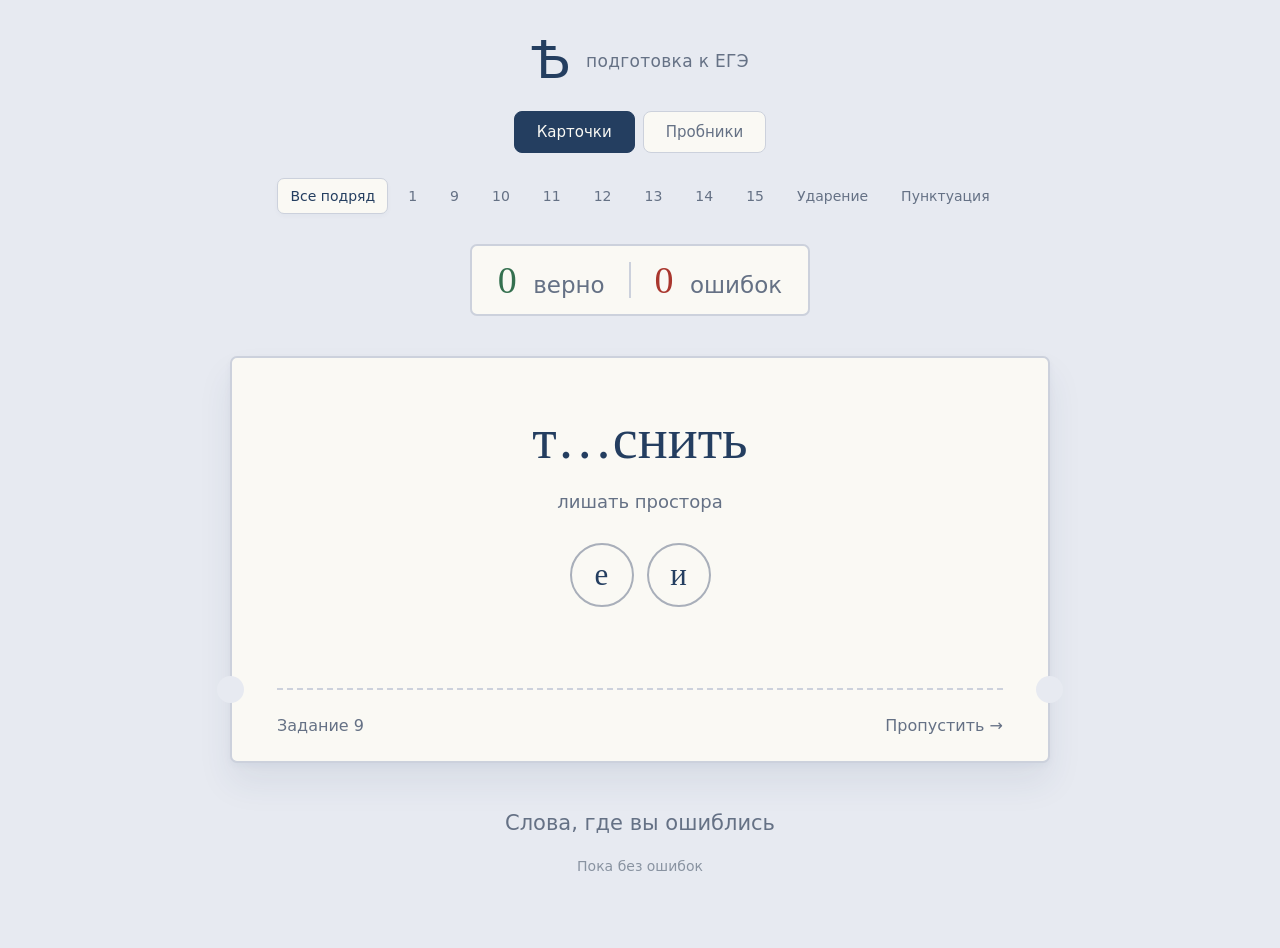
<file: index.html>
<!doctype html>
<html lang="ru"><head><meta charset="utf-8"><meta name="viewport" content="width=device-width, initial-scale=1"><meta name="theme-color" content="#e7eaf1"><title>Ѣ — подготовка к ЕГЭ</title><link rel="icon" href="favicon.svg" type="image/svg+xml"><link rel="stylesheet" href="styles.css?v=mock1"><script defer src="exam-config.js?v=1"></script><script defer src="cards.js?v=rule-audit2"></script><script defer src="explanations.js?v=short-pairs1"></script><script defer src="punctuation.js?v=full-bank2"></script><script defer src="adapted-cards.js?v=1"></script>
<script defer src="prefix-explanations.js?v=1"></script><script defer src="audited-explanations.js?v=2"></script><script defer src="reasoned-explanations.js?v=1"></script><script defer src="content.js?v=1"></script><script defer src="app.js?v=admin1"></script></head>
<body><main class="app"><header><h1><span class="yat">Ѣ</span><span class="heading">подготовка к ЕГЭ</span></h1><nav class="mode-nav" aria-label="Режим тренировки"><a href="./" aria-current="page">Карточки</a><a href="test/">Пробники</a></nav><nav aria-label="Выбор задания" id="sections"></nav></header><section class="scores" aria-label="Результаты текущей тренировки"><span><strong id="correct">0</strong> верно</span><i></i><span><strong id="wrong">0</strong> ошибок</span></section><section class="ticket" aria-label="Карточка"><div class="exercise"><div id="instruction" class="instruction" hidden></div><div id="word" class="word"></div><div id="context" class="context"></div><div id="options" class="options" role="group" aria-label="Варианты ответа"></div><button id="check-answer" class="check-answer" type="button" hidden>Проверить</button><div id="feedback" class="feedback" aria-live="polite"></div></div><footer><span id="task-label"></span><button id="skip" class="quiet" type="button">Пропустить <span aria-hidden="true">→</span></button></footer></section><section class="mistakes" id="mistakes"><h2>Слова, где вы ошиблись</h2><p class="empty" id="empty">Пока без ошибок</p><ul id="mistake-list"></ul></section><noscript>Для тренировки включите JavaScript в браузере.</noscript></main></body></html>
</file>
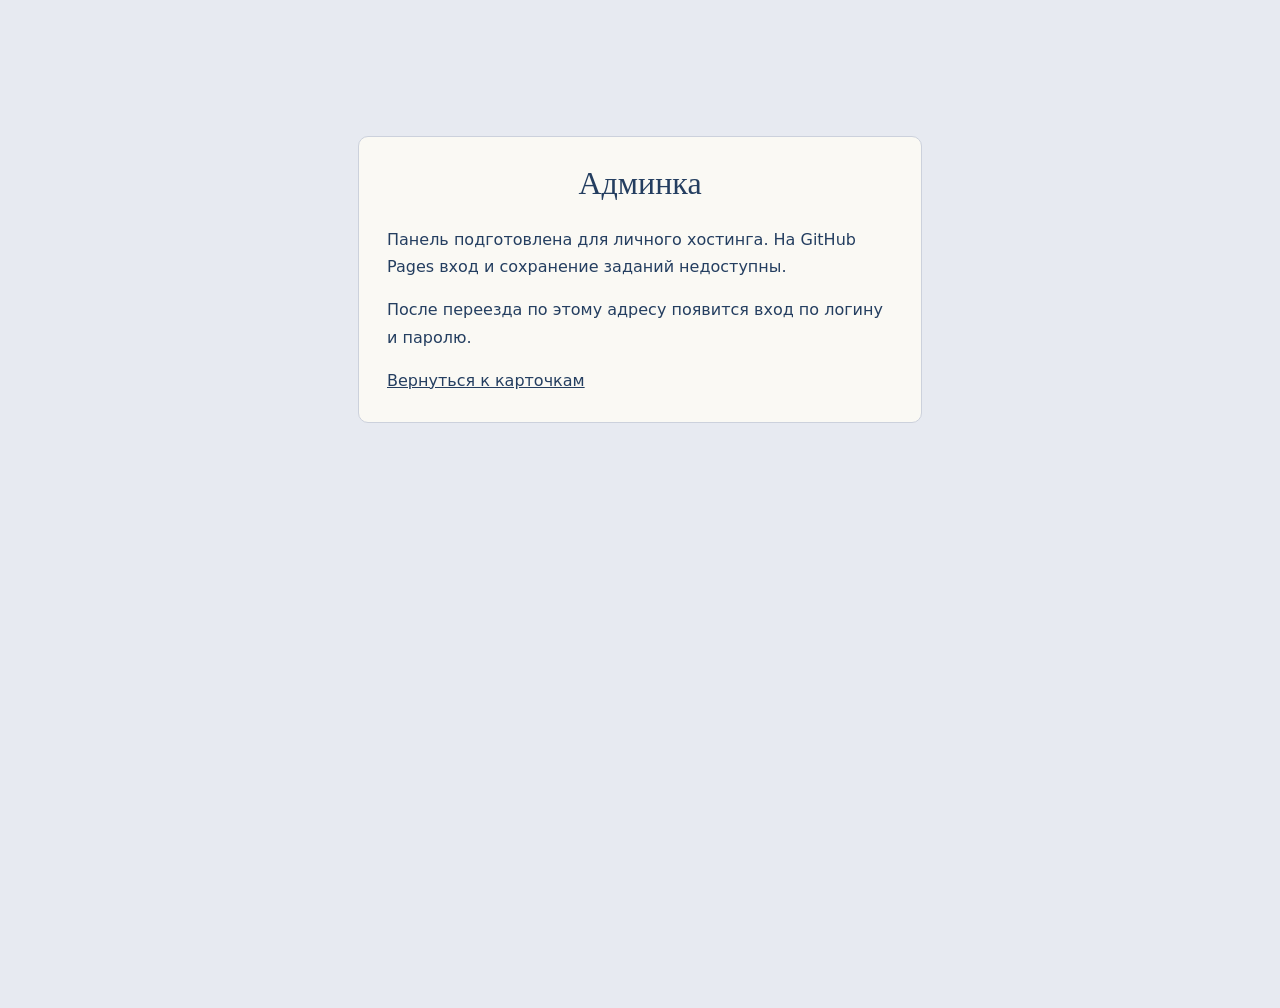
<file: admin/index.html>
<!doctype html><html lang="ru"><head><meta charset="utf-8"><meta name="viewport" content="width=device-width,initial-scale=1"><title>Админка — Ѣ</title><link rel="stylesheet" href="../styles.css"><style>main{max-width:620px;margin:12vh auto;padding:28px;line-height:1.7}section{background:var(--paper);padding:28px;border:1px solid var(--line);border-radius:10px}h1{font:32px Georgia,serif}a{color:var(--ink)}</style></head><body><main><section><h1>Админка</h1><p>Панель подготовлена для личного хостинга. На GitHub Pages вход и сохранение заданий недоступны.</p><p>После переезда по этому адресу появится вход по логину и паролю.</p><a href="../">Вернуться к карточкам</a></section></main></body></html>
</file>
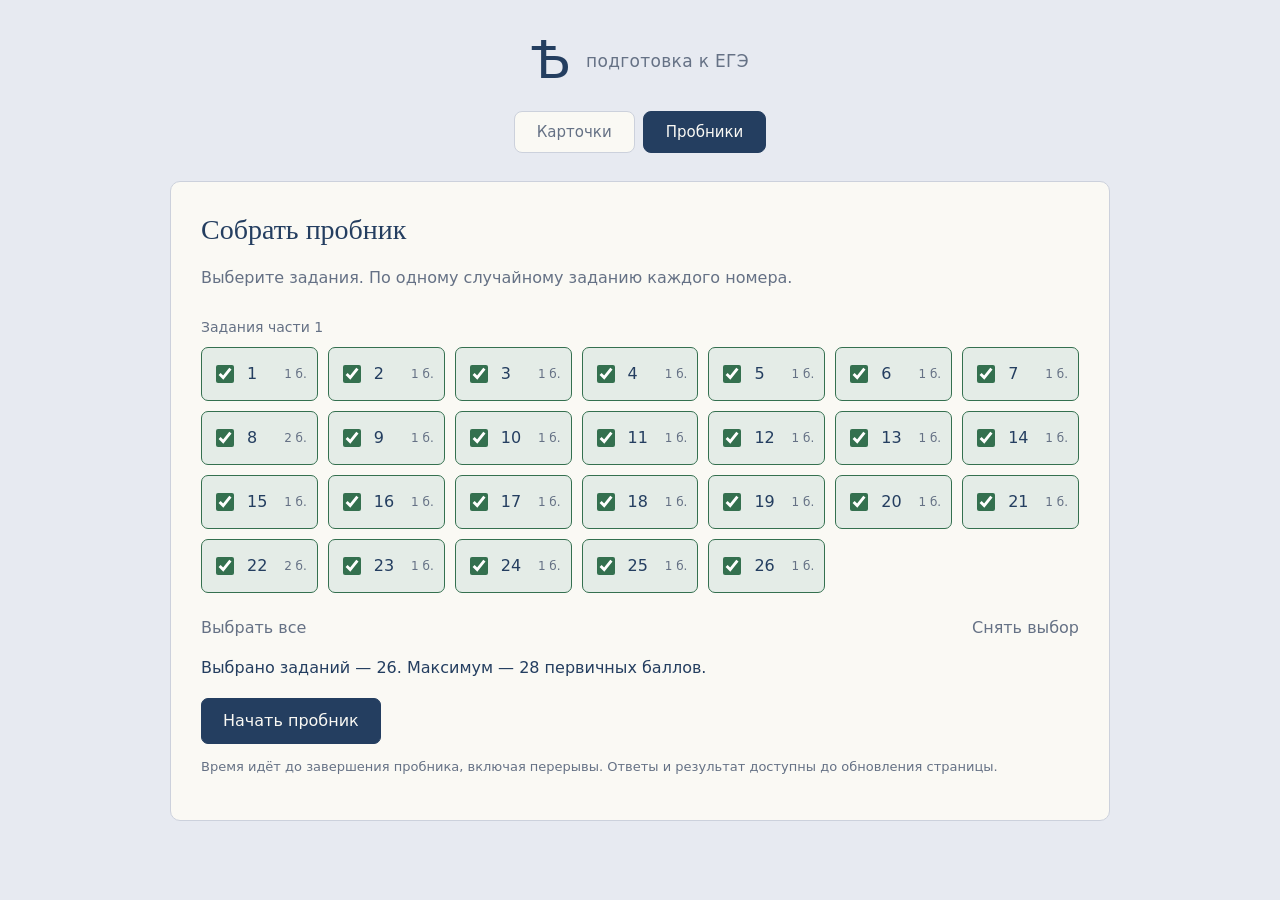
<file: test/index.html>
<!doctype html>
<html lang="ru">
<head>
<meta charset="utf-8"><meta name="viewport" content="width=device-width, initial-scale=1">
<meta name="theme-color" content="#e7eaf1"><title>Пробники — Ѣ</title>
<link rel="icon" href="../favicon.svg" type="image/svg+xml">
<link rel="stylesheet" href="../styles.css?v=mock1"><link rel="stylesheet" href="test.css?v=dosh36text1">
<script defer src="../exam-config.js?v=2"></script><script defer src="bank.js?v=2"></script><script defer src="bank-manifest.js?v=dosh36text1"></script><script defer src="bank-loader.js?v=dosh36text1"></script><script defer src="../exam-explanations.js?v=1"></script><script defer src="../content.js?v=1"></script><script defer src="test.js?v=dosh36text1"></script>
</head>
<body><main class="app exam-app">
<header><h1><span class="yat">Ѣ</span><span class="heading">подготовка к ЕГЭ</span></h1>
<nav class="mode-nav" aria-label="Режим тренировки"><a href="../">Карточки</a><a href="./" aria-current="page">Пробники</a></nav></header>
<section id="setup" class="exam-panel">
<h2>Собрать пробник</h2><p class="muted">Выберите задания. По одному случайному заданию каждого номера.</p>

<fieldset><legend>Задания части 1</legend><div id="task-picker" class="task-picker"></div></fieldset>
<div class="selection-actions"><button id="select-all" class="quiet" type="button">Выбрать все</button><button id="clear-all" class="quiet" type="button">Снять выбор</button></div>
<p id="selection-summary" aria-live="polite"></p><button id="start" class="primary" type="button">Начать пробник</button>
<p class="muted fine">Время идёт до завершения пробника, включая перерывы. Ответы и результат доступны до обновления страницы.</p>
</section>
<section id="session" hidden>
<div class="exam-toolbar"><span>Общее время <strong id="total-time">00:00</strong></span><span>На задании <strong id="task-time">00:00</strong></span></div>
<nav id="task-nav" class="task-nav" aria-label="Задания пробника"></nav>
<article class="exam-panel" aria-labelledby="question-title">
<div class="question-heading"><h2 id="question-title" tabindex="-1"></h2><span id="weight" class="muted"></span></div>
<p id="source" class="source"></p>
<div id="passage" class="passage" hidden></div><div id="question" class="question"></div>
<label class="answer-label" for="answer">Ответ</label><input id="answer" type="text" autocomplete="off" autocapitalize="off" spellcheck="false" aria-describedby="answer-help"><p id="answer-help" class="muted fine"></p>
<div class="step-actions"><button id="previous" class="secondary" type="button">Назад</button><button id="next" class="primary" type="button">Далее</button></div>
</article>
<div class="finish-area"><button id="finish" class="secondary" type="button">Завершить пробник</button>
<div id="finish-confirm" class="exam-panel" hidden><p id="finish-message"></p><button id="confirm-finish" class="primary" type="button">Завершить и проверить</button> <button id="cancel-finish" class="quiet" type="button">Продолжить</button></div></div>
</section>
<section id="results" class="exam-panel" hidden aria-labelledby="result-title"><h2 id="result-title" tabindex="-1">Результат</h2>
<div id="result-summary" class="result-summary"></div><p id="conversion" class="muted"></p>
<div class="table-wrap"><table><caption>Ответы и время по заданиям</caption><thead><tr><th>№</th><th>Ваш ответ</th><th>Верный ответ</th><th>Баллы</th><th>Время</th></tr></thead><tbody id="result-rows"></tbody></table></div>
<button id="restart" class="primary" type="button">Новый пробник</button></section>
<noscript>Для прохождения пробника включите JavaScript.</noscript>
</main></body></html>
</file>
<file: styles.css>
:root{color-scheme:light;--bg:#e7eaf1;--paper:#faf9f4;--ink:#243e60;--muted:#657185;--line:#ccd1dc;--green:#34704f;--red:#a9372e}*{box-sizing:border-box}body{margin:0;background:var(--bg);color:var(--ink);font-family:system-ui,-apple-system,"Segoe UI",sans-serif;min-height:100svh}.app{width:min(820px,calc(100% - 40px));margin:0 auto;padding:35px 0 60px}header{text-align:center}h1{display:flex;justify-content:center;align-items:center;gap:15px;margin:0 0 24px;font-weight:400}.yat{font-family:Georgia,"Times New Roman",serif;font-size:52px;line-height:1}.heading{font-size:17px;letter-spacing:.02em;color:var(--muted)}nav{display:flex;justify-content:center;gap:7px;flex-wrap:wrap}button{font:inherit;cursor:pointer;-webkit-tap-highlight-color:transparent}nav button{border:1px solid transparent;background:transparent;padding:9px 12px;border-radius:7px;color:var(--muted);font-size:14px;white-space:nowrap}nav button[aria-pressed=true]{background:var(--paper);border-color:var(--line);color:var(--ink);box-shadow:0 2px 5px #243e6008}button:focus-visible{outline:3px solid #738ba7;outline-offset:4px}.scores{display:flex;align-items:center;justify-content:center;gap:24px;background:var(--paper);border:2px solid var(--line);border-radius:7px;width:fit-content;margin:30px auto 40px;padding:12px 26px;color:var(--muted);font-size:23px}.scores strong{font-family:Georgia,serif;font-size:38px;font-weight:400;margin-right:9px;color:var(--green)}.scores span:last-child strong{color:var(--red)}.scores i{height:36px;width:2px;background:var(--line)}.ticket{position:relative;background:var(--paper);border:2px solid var(--line);border-radius:7px;box-shadow:0 20px 35px #243e6014,0 3px 7px #243e600a}.exercise{min-height:330px;display:flex;flex-direction:column;align-items:center;justify-content:center;padding:40px 35px 24px;text-align:center}.word{font-family:Georgia,"Times New Roman",serif;font-size:clamp(30px,5.5vw,56px);line-height:1.3;overflow-wrap:anywhere;max-width:100%}.word.long{font-size:clamp(25px,4vw,40px)}.context{font-size:18px;line-height:1.5;color:var(--muted);max-width:610px;margin-top:12px;white-space:pre-line}.context:empty{display:none}.options{display:flex;justify-content:center;flex-wrap:wrap;gap:13px;margin-top:28px;max-width:100%}.option{min-width:64px;min-height:64px;padding:7px 17px;border:2px solid #a9afba;border-radius:50%;background:transparent;color:var(--ink);font-family:Georgia,serif;font-size:31px;transition:background .12s,border-color .12s;overflow-wrap:anywhere;max-width:100%}.option.phrase{border-radius:9px;font-family:inherit;font-size:18px;min-height:51px;padding:10px 18px}.option:not(:disabled):hover{background:#e9edf3;border-color:#7e8fa6}.option:disabled{cursor:default}.option.right{background:#e1eee5;border-color:var(--green);color:var(--green)}.option.wrong{background:#f5e3e1;border-color:var(--red);color:var(--red)}.feedback{height:29px;margin-top:23px;font-size:19px;font-weight:600;color:var(--green)}.feedback.error{color:var(--red)}mark{background:none;color:var(--green);padding:0}.mistakes mark{color:var(--red)}footer{border-top:2px dashed var(--line);margin:0 45px;padding:21px 0;display:flex;justify-content:space-between;align-items:center;color:var(--muted);font-size:16px}footer:before,footer:after{content:"";position:absolute;background:var(--bg);width:27px;height:27px;border-radius:50%;bottom:58px}footer:before{left:-15px}footer:after{right:-15px}.quiet{color:var(--muted);border:0;background:none;padding:5px 0}.quiet:hover{color:var(--ink)}.mistakes{text-align:center;margin-top:48px}.mistakes h2{font-size:21px;font-weight:400;color:var(--muted);margin:0 0 23px}.empty{color:#8993a1;font-size:14px}ul{padding:0;list-style:none;margin:0;display:grid;gap:19px}li .mistake-word{font-family:Georgia,serif;font-size:29px;overflow-wrap:anywhere}li small{display:block;color:var(--muted);font-size:14px;line-height:1.5;margin:5px auto 0;max-width:620px}.planned .word{font-family:inherit;font-size:25px;color:var(--muted)}[hidden]{display:none!important}@media(max-width:520px){.app{width:calc(100% - 30px);padding-top:24px}h1{margin-bottom:20px}.yat{font-size:43px}.heading{font-size:15px}nav{gap:3px}nav button{padding:9px 10px;font-size:13px}.scores{margin:25px auto 28px;font-size:18px;gap:18px;padding:10px 18px}.scores strong{font-size:31px;margin-right:5px}.scores i{height:30px}.exercise{padding:32px 19px 20px;min-height:310px}.context{font-size:16px}.option{min-width:59px;min-height:59px;font-size:28px}.option.phrase{font-size:16px}.options{gap:10px}.feedback{font-size:17px}footer{margin:0 27px;font-size:14px;padding:18px 0}footer:before,footer:after{bottom:52px}.mistakes{margin-top:35px}.mistakes h2{font-size:18px}}@media(prefers-reduced-motion:reduce){*{transition:none!important}}


.instruction{font-size:14px;line-height:1.4;color:var(--muted);margin-bottom:16px}
.word.sentence,.word.sentence.long{font-size:clamp(25px,3.5vw,36px);line-height:1.5;overflow-wrap:anywhere}
@media(max-width:520px){.instruction{font-size:13px}.word.sentence,.word.sentence.long{font-size:25px}}

@media(max-width:520px){.word.sentence,.word.sentence.long{font-size:clamp(20px,5.6vw,25px);line-height:1.35}.exercise{min-width:0}.word.sentence{width:100%;text-wrap:pretty}}

.exercise { container-type: inline-size; }
.word.stress-word {
  display: flex;
  align-items: center;
  justify-content: center;
  font-size: min(52px, calc(96cqi / var(--units)));
  white-space: nowrap;
}
.stress-word .vowel {
  flex: none;
  min-width: 0;
  min-height: 0;
  width: 1.45em;
  height: 1.45em;
  padding: 0;
  font: inherit;
  line-height: 1;
}

.rule-toggle {display:inline-grid;place-items:center;vertical-align:middle;min-width:44px;min-height:44px;padding:0;border:0;background:transparent;color:var(--muted);font:22px/1 system-ui;cursor:pointer}
.rule-toggle:focus-visible {outline:2px solid currentColor;border-radius:50%}
.rule-note {margin:4px auto 12px;max-width:44ch;color:var(--muted);font:16px/1.45 system-ui;overflow-wrap:anywhere}
.rule-note[hidden] {display:none}

.rule-note { white-space: pre-line; }

.word.punctuation-word {
  font-size: clamp(23px, 3.6vw, 31px);
  line-height: 2.1;
  text-align: center;
  overflow-wrap: normal;
}
.punctuation-word .punct-slot {
  display: inline-flex;
  align-items: center;
  justify-content: center;
  vertical-align: middle;
  width: 44px;
  height: 44px;
  min-width: 44px;
  min-height: 44px;
  padding: 0 0 6px;
  font: 30px/1 Georgia, serif;
  color: var(--muted);
}
.punct-slot.selected:not(:disabled) { background: #e9edf3; border-color: #7e8fa6; color: var(--ink); }
.check-answer {
  margin-top: 22px;
  padding: 12px 27px;
  border: 1px solid var(--line);
  border-radius: 8px;
  background: var(--ink);
  color: var(--paper);
  font-size: 16px;
}
.check-answer:disabled { opacity: .55; cursor: default; }
@media (max-width: 520px) {
  .word.punctuation-word { font-size: 23px; line-height: 2.3; }
}


.mode-nav{margin:0 auto 25px;gap:8px}.mode-nav a{padding:11px 22px;border:1px solid var(--line);border-radius:8px;text-decoration:none;color:var(--muted);background:var(--paper);font-size:15px}.mode-nav a[aria-current=page]{color:var(--paper);background:var(--ink);border-color:var(--ink)}
</file>
<file: test/test.css>
.exam-app{width:min(940px,calc(100% - 32px))}.exam-panel{margin-top:28px;background:var(--paper);border:1px solid var(--line);border-radius:10px;padding:30px}.exam-panel h2{font:400 28px/1.25 Georgia,serif;margin:0 0 18px}.muted,.source{color:var(--muted);line-height:1.6}.fine,.source{font-size:13px}.source{margin:0 0 20px}fieldset{border:0;padding:0;margin:28px 0 0}legend{font-size:14px;color:var(--muted);padding:0;margin-bottom:12px}.task-picker{display:grid;grid-template-columns:repeat(auto-fill,minmax(105px,1fr));gap:10px}.task-choice{display:flex;align-items:center;gap:10px;border:1px solid var(--line);border-radius:7px;padding:14px 10px;cursor:pointer}.task-choice:has(input:checked){background:#e4ece7;border-color:var(--green)}.task-choice input{width:18px;height:18px;accent-color:var(--green)}.task-choice small{color:var(--muted);margin-left:auto;font-size:12px}.task-choice:has(input:disabled){opacity:.45;cursor:default}.selection-actions,.step-actions{display:flex;gap:20px;justify-content:space-between;margin-top:20px}.primary,.secondary{border:1px solid var(--ink);border-radius:7px;padding:12px 21px;font:inherit;min-height:46px}.primary{background:var(--ink);color:var(--paper)}.secondary{background:transparent;color:var(--ink)}button:disabled{opacity:.4;cursor:default}.exam-toolbar{display:flex;justify-content:space-between;gap:12px;flex-wrap:wrap;margin:28px 0 18px;color:var(--muted);font-size:14px}.exam-toolbar strong{color:var(--ink);font-variant-numeric:tabular-nums;margin-left:6px}.task-nav{justify-content:flex-start}.task-nav button{min-width:42px;min-height:42px;border-color:var(--line)}.task-nav button.answered{color:var(--green);border-bottom:3px solid var(--green)}.task-nav button[aria-current=step]{background:var(--ink);color:var(--paper)}.question-heading{display:flex;justify-content:space-between;gap:12px;align-items:baseline}.question-heading .muted{white-space:nowrap;font-size:14px}.question,.passage{white-space:pre-wrap;overflow-wrap:anywhere;font-size:18px;line-height:1.7}.passage{font-family:Georgia,serif;background:#e7eaf166;border-left:3px solid var(--line);padding:18px;margin-bottom:24px}.question{margin-bottom:28px}.answer-label{display:block;margin-bottom:10px}#answer{width:min(100%,420px);padding:12px 14px;border:1px solid var(--line);border-radius:6px;background:transparent;color:var(--ink);font:20px system-ui}input:focus-visible,a:focus-visible{outline:3px solid #738ba7;outline-offset:3px}.finish-area{text-align:center;margin:24px 0}.result-summary{font-size:22px;line-height:1.7}.table-wrap{overflow-x:auto;margin:25px 0}table{width:100%;border-collapse:collapse;text-align:left;font-size:14px}caption{text-align:left;font-size:16px;margin-bottom:14px}th,td{padding:13px 8px;border-bottom:1px solid var(--line);vertical-align:top;overflow-wrap:anywhere}td small{display:block;color:var(--muted);font-size:11px;max-width:160px}.score-full{color:var(--green)}.score-zero{color:var(--red)}.score-partial{color:#936319}th{font-weight:500}#selection-summary{min-height:24px}@media(max-width:520px){.exam-panel{padding:20px 16px}.exam-panel h2{font-size:25px}.question,.passage{font-size:16px}.passage{padding:12px}.task-picker{grid-template-columns:repeat(4,1fr);gap:7px}.task-choice{padding:12px 6px;gap:5px;flex-wrap:wrap}.task-choice small{display:none}.result-summary{font-size:19px}th,td{padding:10px 5px;font-size:12px}}


.review-question{min-width:230px;text-align:left;white-space:pre-wrap;overflow-wrap:anywhere;padding:12px 0}.review-question .question{font-size:17px;margin-bottom:20px}.review-explanation{border-top:1px dashed var(--border,#ccd1dc);padding-top:16px;line-height:1.6}.review-question strong{font-weight:600}

/* Разбор: компактное условие и заметный ответ. */
.review-question .question{font-size:14px;line-height:1.6;margin-bottom:16px}
.review-answer{font:400 28px/1.4 Georgia,serif;color:var(--green);margin:22px 0 12px}
.review-explanation{font-size:20px;line-height:1.55;margin:12px 0 18px;padding-top:16px}
@media(max-width:520px){.review-question .question{font-size:13px}.review-answer{font-size:25px}.review-explanation{font-size:18px}}

.matching-columns{display:grid;grid-template-columns:1fr 1fr;gap:26px;white-space:normal}.matching-columns h3{font:500 14px/1.5 system-ui;color:var(--muted);margin:0 0 14px}.matching-columns section>div{white-space:pre-wrap;overflow-wrap:anywhere}.question>p{margin:0 0 22px}@media(max-width:650px){.matching-columns{grid-template-columns:1fr;gap:24px}}
</file>
